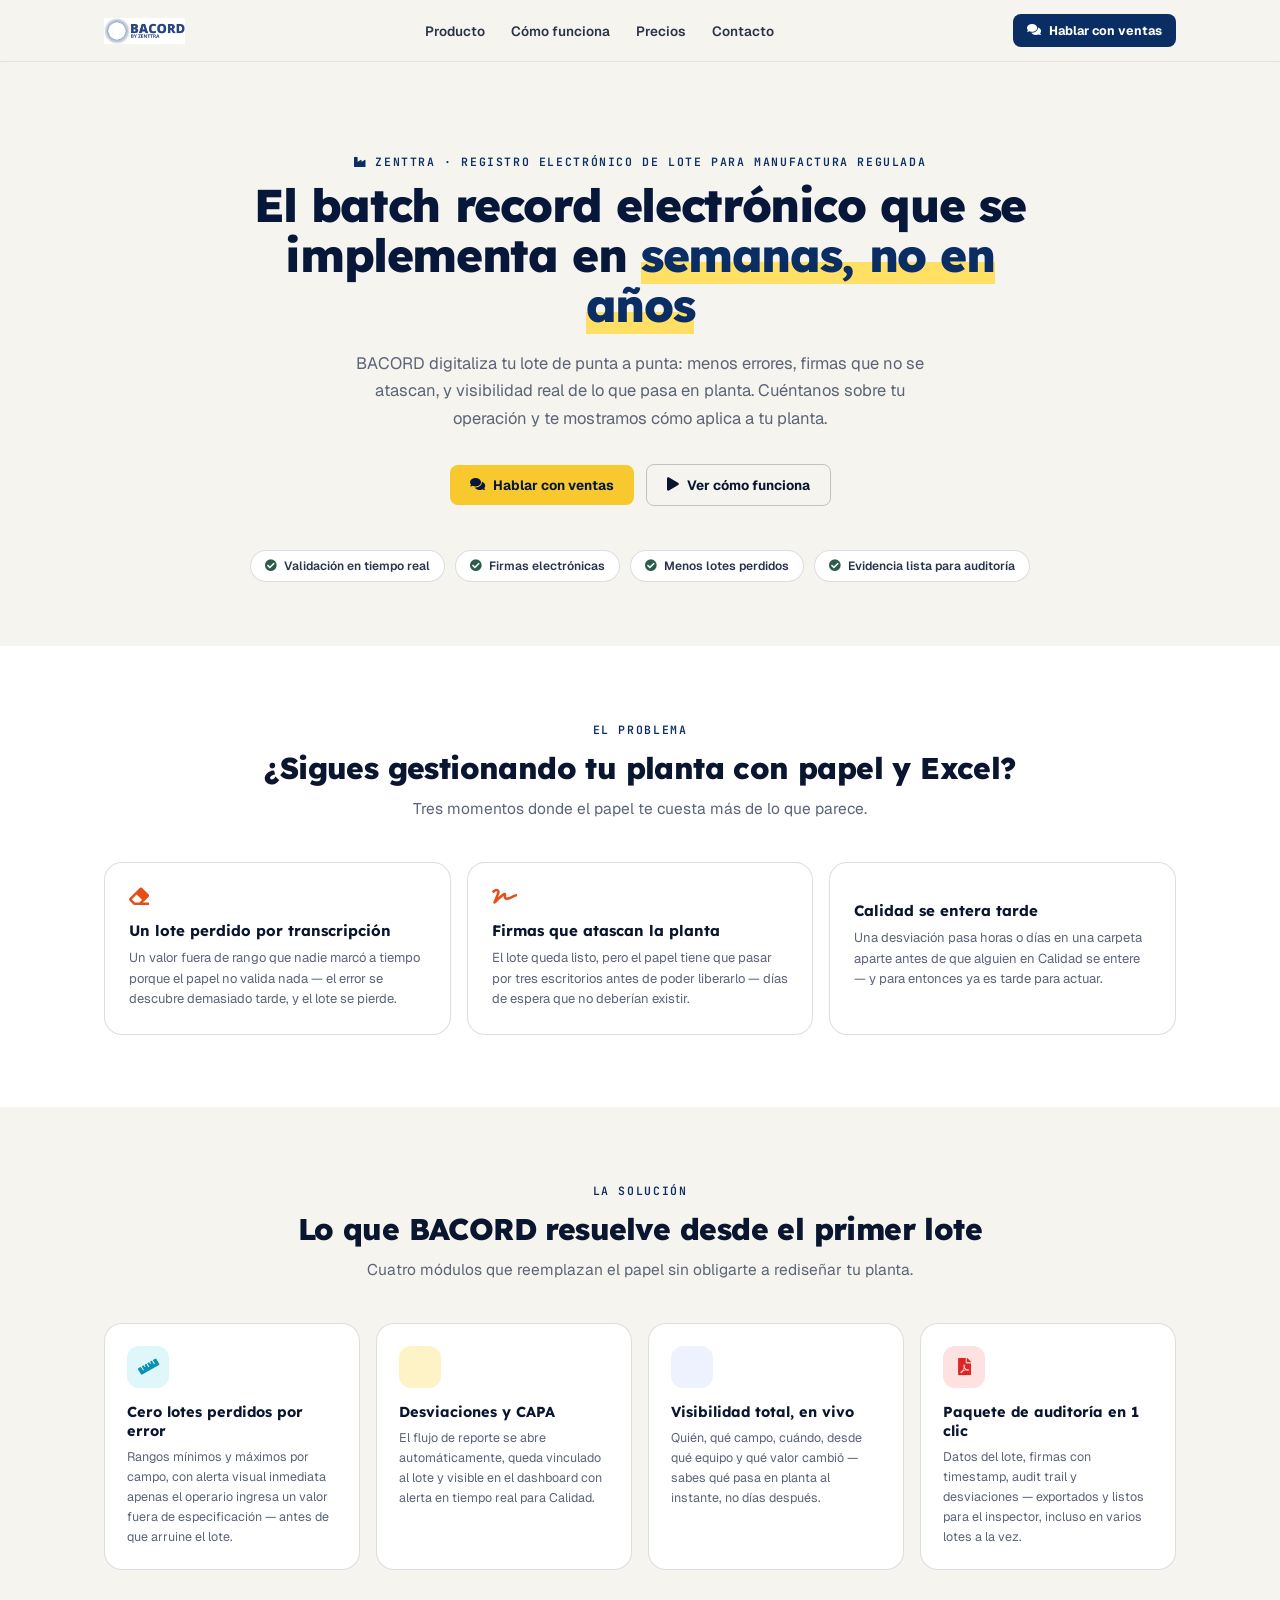
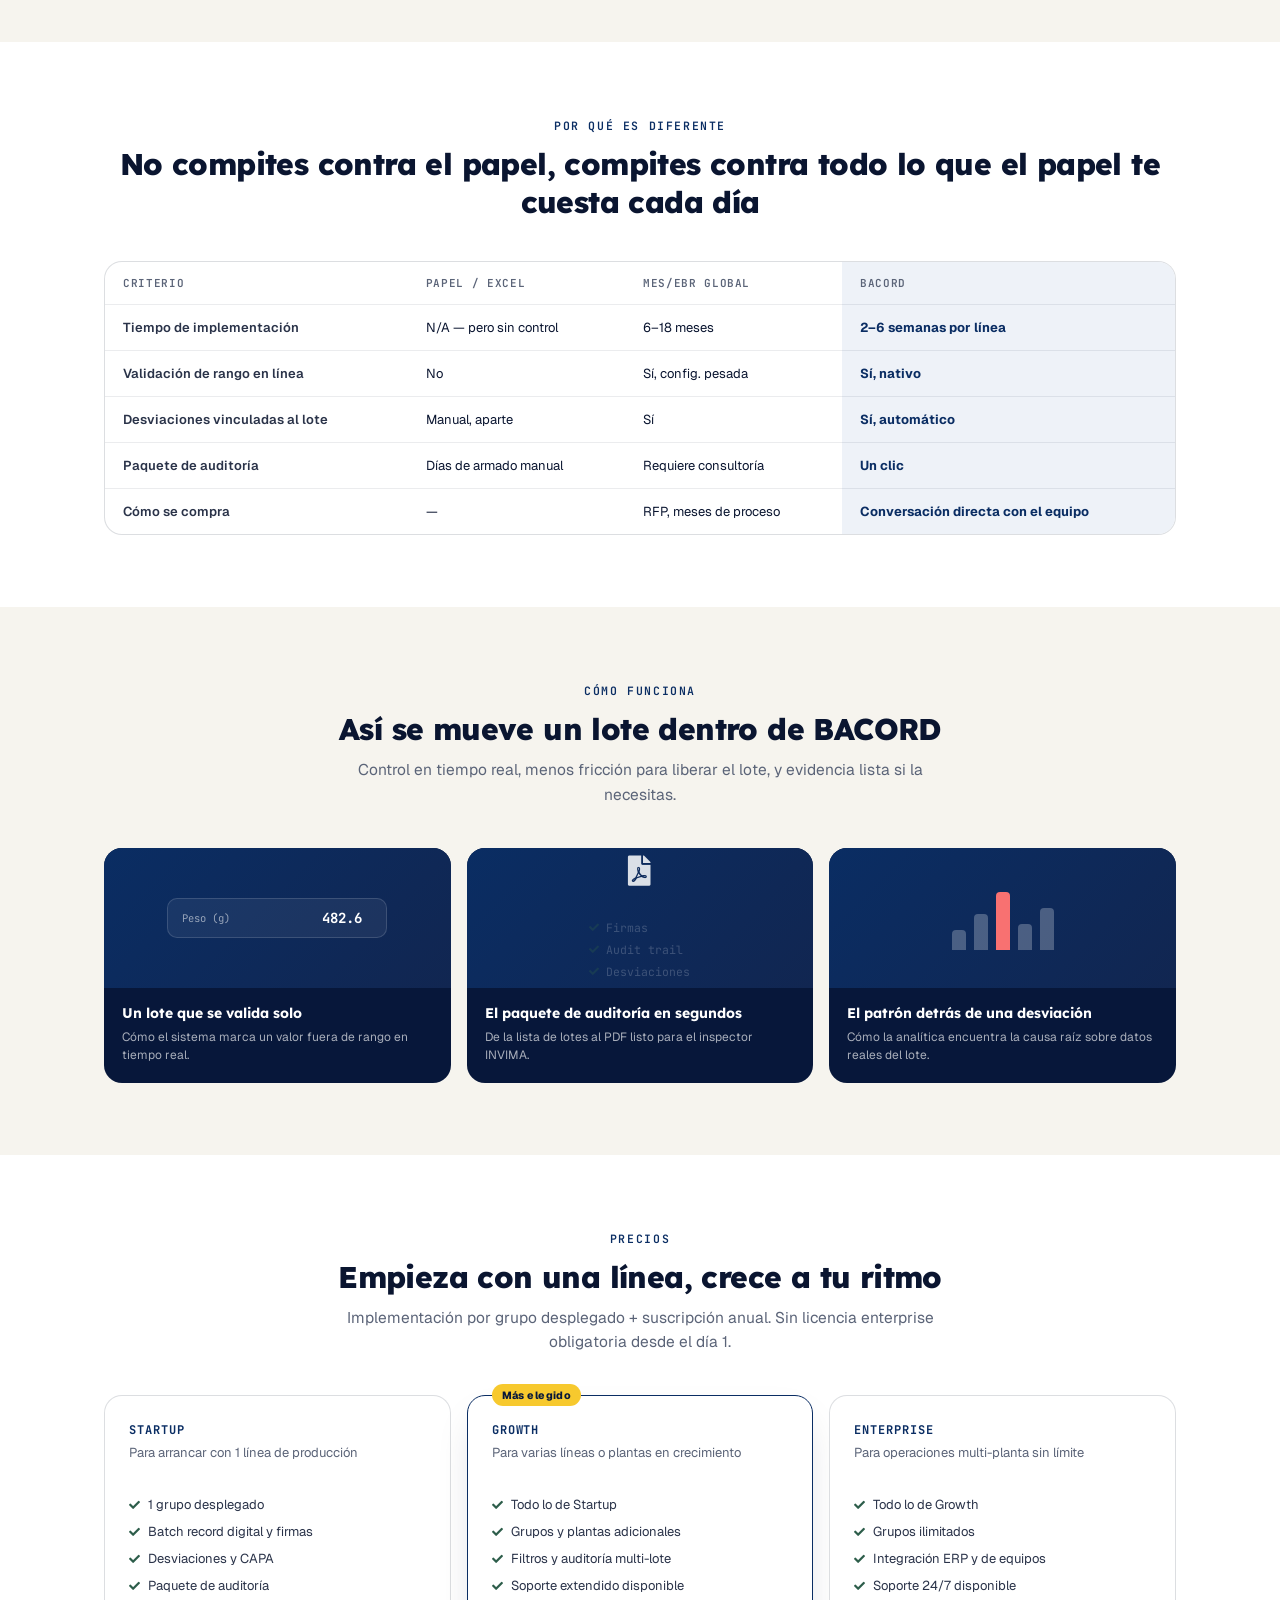
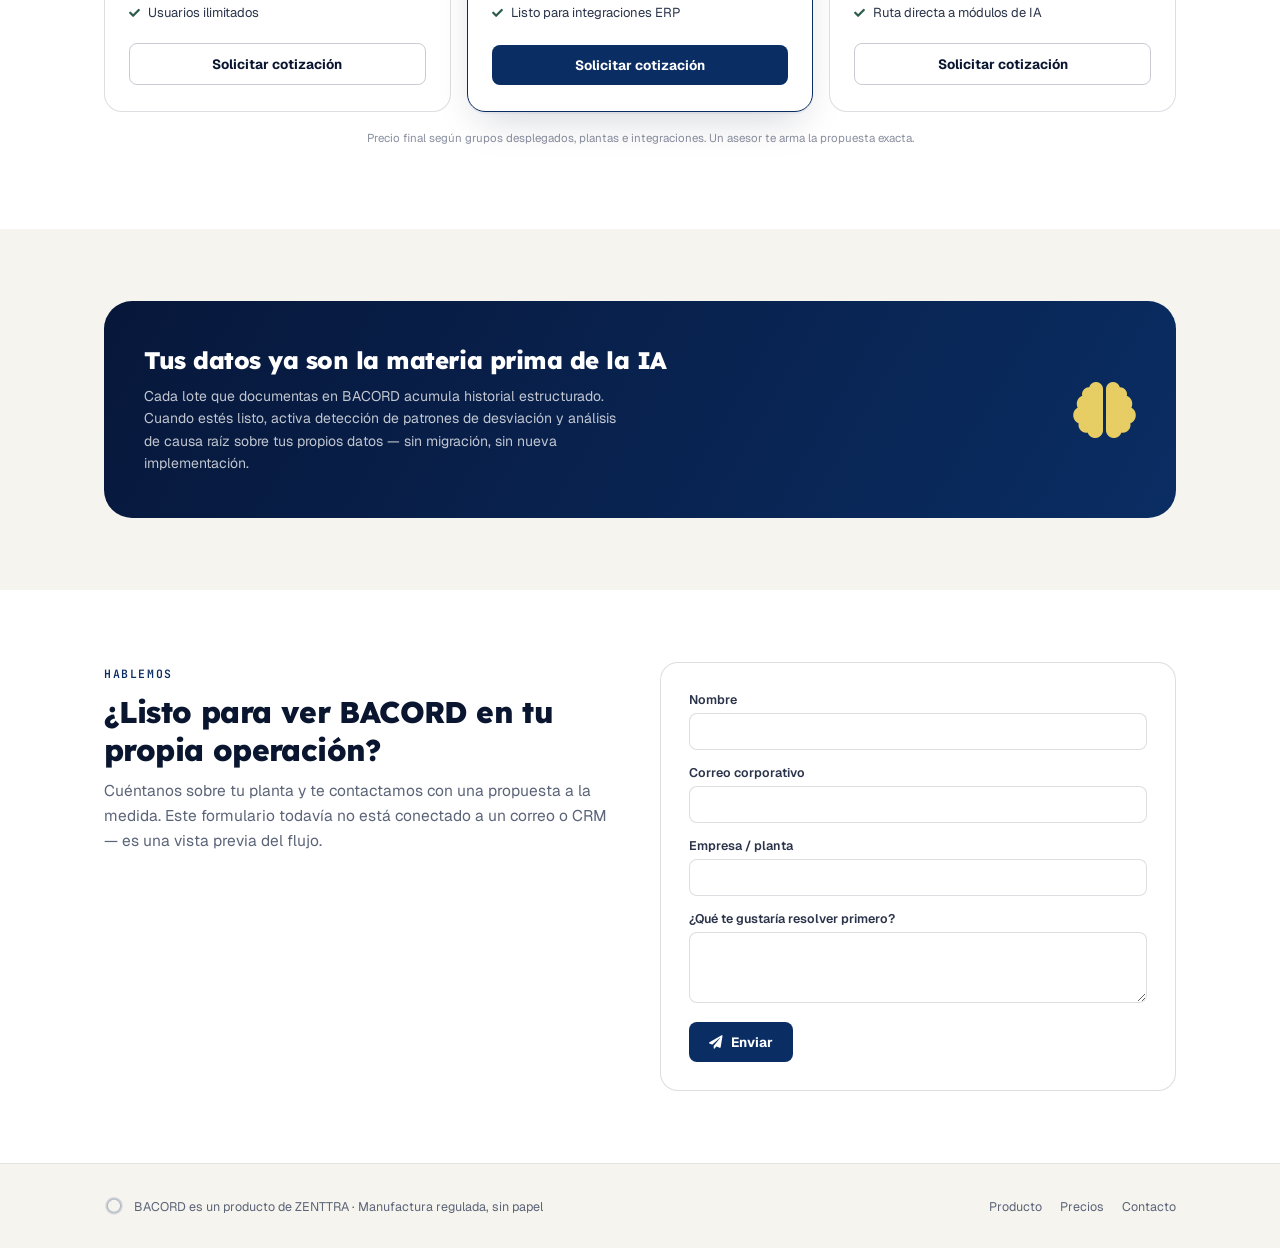
<file: landing/index.html>
<!doctype html>
<html lang="es">
<head>
  <meta charset="UTF-8" />
  <meta name="viewport" content="width=device-width, initial-scale=1.0" />
  <title>BACORD — Batch record electrónico para manufactura regulada</title>
  <meta name="description" content="BACORD digitaliza tu batch record de punta a punta: menos lotes perdidos, firmas sin cuellos de botella, y evidencia lista cuando la necesites. Descubre cómo aplica a tu planta." />
  <link rel="icon" type="image/png" href="[data-uri]" />
  <link rel="stylesheet" href="https://cdnjs.cloudflare.com/ajax/libs/font-awesome/5.15.4/css/all.min.css" />
  <style>
@import url('https://fonts.googleapis.com/css2?family=Geist:wght@400;500;600;700;800&family=JetBrains+Mono:wght@400;500;600;700&family=Lexend:wght@400;500;600;700;800&display=swap');

:root {
  --navy:     #0A2D63;
  --navy-700: #112651;
  --navy-900: #07173a;
  --navy-50:  #eef2f8;
  --paper:    #F6F4EE;
  --paper-2:  #EFECE2;
  --white:    #FFFFFF;
  --ink:      #0A1530;
  --ink-2:    #2A3349;
  --ink-3:    #5B6478;
  --ink-4:    #8A8F9F;
  --yellow:   #FFDF64;
  --yellow-2: #F7C92E;
  --orange-2: #E64E18;
  --forest:   #2D5D4A;
  --hair:        rgba(10,21,48,0.08);
  --hair-2:      rgba(10,21,48,0.14);
  --hair-strong: rgba(10,21,48,0.22);
  --r-sm: 8px; --r-lg: 18px; --r-xl: 28px;
  --sh-3: 0 2px 0 rgba(10,21,48,0.04), 0 18px 40px -12px rgba(10,21,48,0.18);
  --f-sans: "Geist", "Inter", -apple-system, BlinkMacSystemFont, "Segoe UI", sans-serif;
  --f-mono: "JetBrains Mono", ui-monospace, "SF Mono", Menlo, monospace;
  --f-display: "Lexend", "Geist", sans-serif;
}

*, *::before, *::after { box-sizing: border-box; }
html { scroll-behavior: smooth; }
body {
  margin: 0; padding: 0; background: var(--paper); color: var(--ink);
  font-family: var(--f-sans); -webkit-font-smoothing: antialiased;
}
a { text-decoration: none; color: inherit; }
img { max-width: 100%; display: block; }
button { font-family: inherit; }
input, textarea { font-family: inherit; }

.container { max-width: 1120px; margin: 0 auto; padding: 0 24px; }
.section { padding: 72px 0; }
.section-alt { background: var(--white); }
.eyebrow {
  font-family: var(--f-mono); font-size: 11.5px; font-weight: 600; letter-spacing: .14em;
  text-transform: uppercase; color: var(--navy); margin-bottom: 12px;
  display: inline-flex; align-items: center; gap: 8px;
}
.h2 { font-family: var(--f-display); font-size: 30px; font-weight: 800; letter-spacing: -.02em; color: var(--ink); margin: 0 0 10px; }
.lead { font-size: 15.5px; color: var(--ink-3); max-width: 640px; line-height: 1.6; margin: 0; }
.head { margin-bottom: 40px; }
.head.center { text-align: center; margin-left: auto; margin-right: auto; }
.head.center .lead { margin-left: auto; margin-right: auto; }

/* ── nav ── */
.nav {
  position: sticky; top: 0; z-index: 40; background: rgba(246,244,238,.92); backdrop-filter: blur(8px);
  border-bottom: 1px solid var(--hair);
}
.nav-inner { max-width: 1120px; margin: 0 auto; padding: 14px 24px; display: flex; align-items: center; justify-content: space-between; gap: 20px; }
.nav-brand img { height: 26px; }
.nav-links { display: flex; align-items: center; gap: 26px; }
.nav-links a { font-size: 13.5px; font-weight: 600; color: var(--ink-2); }
.nav-links a:hover { color: var(--navy); }
@media (max-width: 760px) { .nav-links { display: none; } }

/* ── botones ── */
.btn {
  display: inline-flex; align-items: center; gap: 8px; padding: 11px 20px; border-radius: var(--r-sm);
  font-size: 13.5px; font-weight: 700; cursor: pointer; border: none; font-family: var(--f-sans);
  transition: transform .12s, opacity .12s; white-space: nowrap;
}
.btn:hover { opacity: .92; transform: translateY(-1px); }
.btn-primary { background: var(--navy); color: #fff; }
.btn-accent  { background: var(--yellow-2); color: var(--navy-900); }
.btn-ghost   { background: transparent; color: var(--ink); border: 1.5px solid var(--hair-strong); }
.btn-sm { padding: 8px 14px; font-size: 12.5px; }
.btn-block { justify-content: center; width: 100%; }

/* ── hero ── */
.hero { padding: 88px 0 64px; text-align: center; }
.hero-h1 {
  font-family: var(--f-display); font-size: 46px; font-weight: 800; letter-spacing: -.03em; line-height: 1.08;
  color: var(--navy-900); max-width: 820px; margin: 0 auto 20px;
}
.hero-h1 mark { color: var(--navy); background: linear-gradient(180deg, transparent 62%, var(--yellow) 62%); }
.hero-sub { font-size: 16.5px; color: var(--ink-3); max-width: 600px; margin: 0 auto 32px; line-height: 1.65; }
.hero-ctas { display: flex; align-items: center; justify-content: center; gap: 12px; flex-wrap: wrap; margin-bottom: 44px; }
.trust { display: flex; align-items: center; justify-content: center; gap: 10px; flex-wrap: wrap; list-style: none; padding: 0; margin: 0; }
.trust-pill {
  display: inline-flex; align-items: center; gap: 7px; font-size: 12px; font-weight: 600; color: var(--ink-2);
  background: var(--white); border: 1px solid var(--hair-2); border-radius: 100px; padding: 7px 14px;
}
.trust-pill i { color: var(--forest); }

/* ── grids ── */
.cards-3 { display: grid; grid-template-columns: repeat(3, 1fr); gap: 16px; }
.cards-4 { display: grid; grid-template-columns: repeat(4, 1fr); gap: 16px; }

/* ── problema ── */
.problem-card { background: var(--white); border: 1px solid var(--hair-2); border-radius: var(--r-lg); padding: 24px; }
.problem-card i { font-size: 20px; color: var(--orange-2); margin-bottom: 14px; display: block; }
.problem-card h3 { font-family: var(--f-display); font-size: 15px; font-weight: 700; margin: 0 0 8px; color: var(--ink); }
.problem-card p { font-size: 13px; color: var(--ink-3); line-height: 1.6; margin: 0; }

/* ── solución ── */
.sol-card { background: var(--white); border: 1px solid var(--hair-2); border-radius: var(--r-lg); padding: 22px; }
.sol-icon { width: 42px; height: 42px; border-radius: 12px; display: grid; place-items: center; font-size: 17px; margin-bottom: 14px; }
.sol-card h3 { font-family: var(--f-display); font-size: 14.5px; font-weight: 700; margin: 0 0 7px; color: var(--ink); }
.sol-card p { font-size: 12.5px; color: var(--ink-3); line-height: 1.6; margin: 0; }

/* ── comparación ── */
.compare-wrap { overflow-x: auto; border: 1px solid var(--hair-2); border-radius: var(--r-lg); background: var(--white); }
.compare { width: 100%; border-collapse: collapse; font-size: 13px; min-width: 640px; }
.compare th, .compare td { padding: 14px 18px; text-align: left; border-bottom: 1px solid var(--hair); }
.compare th { font-family: var(--f-mono); font-size: 11px; letter-spacing: .06em; text-transform: uppercase; color: var(--ink-3); font-weight: 600; }
.compare th.hl, .compare td.hl { background: var(--navy-50); }
.compare td.hl { font-weight: 700; color: var(--navy); }
.compare tr:last-child td { border-bottom: none; }
.compare td.criterio { font-weight: 600; color: var(--ink-2); }

/* ── producto en acción (mockups animados) ── */
.demo-card { background: var(--navy-900); border-radius: var(--r-lg); overflow: hidden; color: #fff; }
.demo-mock { height: 140px; background: linear-gradient(135deg, var(--navy) 0%, var(--navy-700) 100%); display: grid; place-items: center; position: relative; padding: 0 20px; }
.demo-body { padding: 16px 18px 18px; }
.demo-body h3 { font-family: var(--f-display); font-size: 14px; font-weight: 700; margin: 0 0 6px; }
.demo-body p { font-size: 12px; color: rgba(255,255,255,.65); line-height: 1.55; margin: 0; }

/* mock 1 — validación en tiempo real */
.mock-field {
  display: flex; align-items: center; gap: 10px; background: rgba(255,255,255,.06);
  border: 1.5px solid rgba(255,255,255,.14); border-radius: 10px; padding: 10px 14px; width: 100%;
  max-width: 220px; font-family: var(--f-mono);
}
.mock-field-label { font-size: 10.5px; color: rgba(255,255,255,.55); }
.mock-field-value { font-size: 14px; font-weight: 700; margin-left: auto; }
.mock-alert { color: #F87171; font-size: 13px; animation: mock-pulse 1.8s ease-in-out infinite; }
.demo-mock--validar .mock-field { animation: mock-field-alert 1.8s ease-in-out infinite; }

/* mock 2 — paquete de auditoría */
.demo-mock--auditoria { gap: 16px; }
.mock-doc { font-size: 30px; color: rgba(255,255,255,.85); flex-shrink: 0; }
.mock-checklist { list-style: none; margin: 0; padding: 0; display: flex; flex-direction: column; gap: 7px; font-size: 11.5px; color: rgba(255,255,255,.55); font-family: var(--f-mono); }
.mock-checklist li { display: flex; align-items: center; gap: 7px; opacity: .35; animation: mock-check 3s ease-in-out infinite; }
.mock-checklist li::before { content: '\f00c'; font-family: 'Font Awesome 5 Free'; font-weight: 900; color: var(--forest); font-size: 10px; }
.mock-checklist li:nth-child(2) { animation-delay: .5s; }
.mock-checklist li:nth-child(3) { animation-delay: 1s; }

/* mock 3 — patrón / causa raíz */
.mock-bars { display: flex; align-items: flex-end; gap: 8px; height: 64px; }
.mock-bars span { width: 14px; border-radius: 4px 4px 0 0; background: rgba(255,255,255,.25); animation: mock-bar 2.4s ease-in-out infinite; }
.mock-bars span:nth-child(1) { height: 30%; animation-delay: 0s; }
.mock-bars span:nth-child(2) { height: 55%; animation-delay: .15s; }
.mock-bars span:nth-child(3) { height: 90%; animation-delay: .3s; }
.mock-bars span:nth-child(4) { height: 40%; animation-delay: .45s; }
.mock-bars span:nth-child(5) { height: 65%; animation-delay: .6s; }
.mock-bar-hl { background: #F87171 !important; box-shadow: 0 0 0 rgba(248,113,113,.5); animation: mock-bar 2.4s ease-in-out infinite, mock-pulse-shadow 1.8s ease-in-out infinite !important; }

@keyframes mock-pulse { 0%, 100% { opacity: .4; transform: scale(1); } 50% { opacity: 1; transform: scale(1.25); } }
@keyframes mock-field-alert { 0%, 100% { border-color: rgba(255,255,255,.14); } 50% { border-color: rgba(248,113,113,.6); } }
@keyframes mock-check { 0%, 20% { opacity: .35; } 40%, 100% { opacity: 1; } }
@keyframes mock-bar { 0%, 100% { transform: scaleY(1); } 50% { transform: scaleY(1.12); } }
@keyframes mock-pulse-shadow { 0%, 100% { box-shadow: 0 0 0 0 rgba(248,113,113,.45); } 50% { box-shadow: 0 0 0 6px rgba(248,113,113,0); } }

@media (prefers-reduced-motion: reduce) {
  .mock-alert, .demo-mock--validar .mock-field, .mock-checklist li, .mock-bars span, .mock-bar-hl { animation: none !important; }
}

/* ── pricing ── */
.plan { background: var(--white); border: 1.5px solid var(--hair-2); border-radius: var(--r-lg); padding: 26px 24px; display: flex; flex-direction: column; position: relative; }
.plan.destacado { border-color: var(--navy); box-shadow: var(--sh-3); }
.plan-badge { position: absolute; top: -12px; left: 24px; background: var(--yellow-2); color: var(--navy-900); font-size: 10.5px; font-weight: 800; padding: 4px 10px; border-radius: 100px; letter-spacing: .04em; }
.plan-tier { font-family: var(--f-mono); font-size: 12px; font-weight: 700; letter-spacing: .08em; color: var(--navy); margin-bottom: 6px; }
.plan-resumen { font-size: 13px; color: var(--ink-3); margin-bottom: 18px; min-height: 34px; }
.plan-features { list-style: none; padding: 0; margin: 0 0 22px; display: flex; flex-direction: column; gap: 10px; flex: 1; }
.plan-features li { display: flex; align-items: flex-start; gap: 8px; font-size: 13px; color: var(--ink-2); }
.plan-features i { color: var(--forest); font-size: 11px; margin-top: 3px; flex-shrink: 0; }
.plan-note { font-size: 11.5px; color: var(--ink-4); text-align: center; margin-top: 18px; }

/* ── IA banner ── */
.ia-banner { background: linear-gradient(120deg, var(--navy-900) 0%, var(--navy) 100%); border-radius: var(--r-xl); padding: 44px 40px; color: #fff; display: flex; align-items: center; gap: 32px; justify-content: space-between; }
.ia-text h2 { font-family: var(--f-display); font-size: 24px; font-weight: 800; margin: 0 0 10px; letter-spacing: -.02em; }
.ia-text p { font-size: 14px; color: rgba(255,255,255,.75); max-width: 480px; line-height: 1.6; margin: 0; }
.ia-icon { font-size: 56px; color: var(--yellow); flex-shrink: 0; opacity: .9; }
@media (max-width: 720px) { .ia-banner { flex-direction: column; text-align: center; } .ia-text p { margin: 0 auto; } }

/* ── contacto ── */
.contact-grid { display: grid; grid-template-columns: 1fr 1fr; gap: 40px; align-items: start; }
.contact-form { background: var(--white); border: 1px solid var(--hair-2); border-radius: var(--r-lg); padding: 28px; }
.form-group { margin-bottom: 14px; }
.form-group label { display: block; font-size: 12.5px; font-weight: 600; color: var(--ink-2); margin-bottom: 5px; }
.form-control {
  width: 100%; padding: 9px 11px; background: var(--white); border: 1.5px solid var(--hair-2);
  border-radius: var(--r-sm); font-size: 13px; color: var(--ink); font-family: var(--f-sans); outline: none;
  transition: border-color 120ms;
}
.form-control:focus { border-color: var(--navy); }
.thanks { text-align: center; padding: 30px 10px; }
.thanks i { font-size: 30px; color: var(--forest); margin-bottom: 12px; display: block; }
.thanks h3 { font-family: var(--f-display); font-size: 16px; margin: 0 0 6px; }
.thanks p { font-size: 13px; color: var(--ink-3); margin: 0; }
.hidden { display: none !important; }

/* ── footer ── */
.footer { border-top: 1px solid var(--hair); padding: 32px 0; }
.footer-inner { display: flex; align-items: center; justify-content: space-between; flex-wrap: wrap; gap: 12px; }
.footer-brand { display: flex; align-items: center; gap: 10px; font-size: 12.5px; color: var(--ink-3); }
.footer-brand img { height: 20px; opacity: .8; }
.footer-links { display: flex; gap: 18px; font-size: 12.5px; color: var(--ink-3); }

@media (max-width: 900px) {
  .cards-4 { grid-template-columns: 1fr 1fr; }
  .contact-grid { grid-template-columns: 1fr; }
}
@media (max-width: 680px) {
  .hero-h1 { font-size: 32px; }
  .cards-3, .cards-4 { grid-template-columns: 1fr; }
  .section { padding: 48px 0; }
}

  </style>
</head>
<body>

  <!-- ── Nav ── -->
  <header class="nav">
    <div class="nav-inner">
      <a href="#top" class="nav-brand"><img src="[data-uri]" alt="BACORD" /></a>
      <nav class="nav-links">
        <a href="#producto">Producto</a>
        <a href="#como-funciona">Cómo funciona</a>
        <a href="#precios">Precios</a>
        <a href="#contacto">Contacto</a>
      </nav>
      <a href="#contacto" class="btn btn-primary btn-sm">
        <i class="fa fa-comments" aria-hidden="true"></i> Hablar con ventas
      </a>
    </div>
  </header>

  <!-- ── Hero ── -->
  <section class="hero container" id="top">
    <div class="eyebrow">
      <i class="fa fa-industry" aria-hidden="true"></i> ZENTTRA · Registro electrónico de lote para manufactura regulada
    </div>
    <h1 class="hero-h1">
      El batch record electrónico que se implementa en <mark>semanas, no en años</mark>
    </h1>
    <p class="hero-sub">
      BACORD digitaliza tu lote de punta a punta: menos errores, firmas que no se atascan, y visibilidad real de lo que pasa en planta.
      Cuéntanos sobre tu operación y te mostramos cómo aplica a tu planta.
    </p>
    <div class="hero-ctas">
      <a href="#contacto" class="btn btn-accent">
        <i class="fa fa-comments" aria-hidden="true"></i> Hablar con ventas
      </a>
      <a href="#como-funciona" class="btn btn-ghost">
        <i class="fa fa-play" aria-hidden="true"></i> Ver cómo funciona
      </a>
    </div>
    <ul class="trust">
      <li class="trust-pill"><i class="fa fa-check-circle" aria-hidden="true"></i> Validación en tiempo real</li>
      <li class="trust-pill"><i class="fa fa-check-circle" aria-hidden="true"></i> Firmas electrónicas</li>
      <li class="trust-pill"><i class="fa fa-check-circle" aria-hidden="true"></i> Menos lotes perdidos</li>
      <li class="trust-pill"><i class="fa fa-check-circle" aria-hidden="true"></i> Evidencia lista para auditoría</li>
    </ul>
  </section>

  <!-- ── Problema ── -->
  <section class="section section-alt">
    <div class="container">
      <div class="head center">
        <div class="eyebrow">El problema</div>
        <h2 class="h2">¿Sigues gestionando tu planta con papel y Excel?</h2>
        <p class="lead">Tres momentos donde el papel te cuesta más de lo que parece.</p>
      </div>
      <div class="cards-3">
        <div class="problem-card">
          <i class="fa fa-eraser" aria-hidden="true"></i>
          <h3>Un lote perdido por transcripción</h3>
          <p>Un valor fuera de rango que nadie marcó a tiempo porque el papel no valida nada — el error se descubre demasiado tarde, y el lote se pierde.</p>
        </div>
        <div class="problem-card">
          <i class="fa fa-signature" aria-hidden="true"></i>
          <h3>Firmas que atascan la planta</h3>
          <p>El lote queda listo, pero el papel tiene que pasar por tres escritorios antes de poder liberarlo — días de espera que no deberían existir.</p>
        </div>
        <div class="problem-card">
          <i class="fa fa-magnifying-glass" aria-hidden="true"></i>
          <h3>Calidad se entera tarde</h3>
          <p>Una desviación pasa horas o días en una carpeta aparte antes de que alguien en Calidad se entere — y para entonces ya es tarde para actuar.</p>
        </div>
      </div>
    </div>
  </section>

  <!-- ── Producto / Solución ── -->
  <section class="section" id="producto">
    <div class="container">
      <div class="head center">
        <div class="eyebrow">La solución</div>
        <h2 class="h2">Lo que BACORD resuelve desde el primer lote</h2>
        <p class="lead">Cuatro módulos que reemplazan el papel sin obligarte a rediseñar tu planta.</p>
      </div>
      <div class="cards-4">
        <div class="sol-card">
          <div class="sol-icon" style="background:#E0F7FA;color:#0891B2"><i class="fa fa-ruler" aria-hidden="true"></i></div>
          <h3>Cero lotes perdidos por error</h3>
          <p>Rangos mínimos y máximos por campo, con alerta visual inmediata apenas el operario ingresa un valor fuera de especificación — antes de que arruine el lote.</p>
        </div>
        <div class="sol-card">
          <div class="sol-icon" style="background:#FEF3C7;color:#D97706"><i class="fa fa-triangle-exclamation" aria-hidden="true"></i></div>
          <h3>Desviaciones y CAPA</h3>
          <p>El flujo de reporte se abre automáticamente, queda vinculado al lote y visible en el dashboard con alerta en tiempo real para Calidad.</p>
        </div>
        <div class="sol-card">
          <div class="sol-icon" style="background:#EEF2FF;color:#1D4ED8"><i class="fa fa-clock-rotate-left" aria-hidden="true"></i></div>
          <h3>Visibilidad total, en vivo</h3>
          <p>Quién, qué campo, cuándo, desde qué equipo y qué valor cambió — sabes qué pasa en planta al instante, no días después.</p>
        </div>
        <div class="sol-card">
          <div class="sol-icon" style="background:#FEE2E2;color:#DC2626"><i class="fa fa-file-pdf" aria-hidden="true"></i></div>
          <h3>Paquete de auditoría en 1 clic</h3>
          <p>Datos del lote, firmas con timestamp, audit trail y desviaciones — exportados y listos para el inspector, incluso en varios lotes a la vez.</p>
        </div>
      </div>
    </div>
  </section>

  <!-- ── Comparación ── -->
  <section class="section section-alt">
    <div class="container">
      <div class="head center">
        <div class="eyebrow">Por qué es diferente</div>
        <h2 class="h2">No compites contra el papel, compites contra todo lo que el papel te cuesta cada día</h2>
      </div>
      <div class="compare-wrap">
        <table class="compare">
          <thead>
            <tr>
              <th>Criterio</th>
              <th>Papel / Excel</th>
              <th>MES/EBR global</th>
              <th class="hl">BACORD</th>
            </tr>
          </thead>
          <tbody>
            <tr>
              <td class="criterio">Tiempo de implementación</td>
              <td>N/A — pero sin control</td>
              <td>6–18 meses</td>
              <td class="hl">2–6 semanas por línea</td>
            </tr>
            <tr>
              <td class="criterio">Validación de rango en línea</td>
              <td>No</td>
              <td>Sí, config. pesada</td>
              <td class="hl">Sí, nativo</td>
            </tr>
            <tr>
              <td class="criterio">Desviaciones vinculadas al lote</td>
              <td>Manual, aparte</td>
              <td>Sí</td>
              <td class="hl">Sí, automático</td>
            </tr>
            <tr>
              <td class="criterio">Paquete de auditoría</td>
              <td>Días de armado manual</td>
              <td>Requiere consultoría</td>
              <td class="hl">Un clic</td>
            </tr>
            <tr>
              <td class="criterio">Cómo se compra</td>
              <td>—</td>
              <td>RFP, meses de proceso</td>
              <td class="hl">Conversación directa con el equipo</td>
            </tr>
          </tbody>
        </table>
      </div>
    </div>
  </section>

  <!-- ── Producto en acción ── -->
  <section class="section" id="como-funciona">
    <div class="container">
      <div class="head center">
        <div class="eyebrow">Cómo funciona</div>
        <h2 class="h2">Así se mueve un lote dentro de BACORD</h2>
        <p class="lead">Control en tiempo real, menos fricción para liberar el lote, y evidencia lista si la necesitas.</p>
      </div>
      <div class="cards-3">
        <div class="demo-card">
          <div class="demo-mock demo-mock--validar" aria-hidden="true">
            <div class="mock-field">
              <span class="mock-field-label">Peso (g)</span>
              <span class="mock-field-value">482.6</span>
              <i class="fa fa-triangle-exclamation mock-alert"></i>
            </div>
          </div>
          <div class="demo-body">
            <h3>Un lote que se valida solo</h3>
            <p>Cómo el sistema marca un valor fuera de rango en tiempo real.</p>
          </div>
        </div>
        <div class="demo-card">
          <div class="demo-mock demo-mock--auditoria" aria-hidden="true">
            <i class="fa fa-file-pdf mock-doc"></i>
            <ul class="mock-checklist">
              <li>Firmas</li>
              <li>Audit trail</li>
              <li>Desviaciones</li>
            </ul>
          </div>
          <div class="demo-body">
            <h3>El paquete de auditoría en segundos</h3>
            <p>De la lista de lotes al PDF listo para el inspector INVIMA.</p>
          </div>
        </div>
        <div class="demo-card">
          <div class="demo-mock demo-mock--patron" aria-hidden="true">
            <div class="mock-bars">
              <span></span><span></span><span class="mock-bar-hl"></span><span></span><span></span>
            </div>
          </div>
          <div class="demo-body">
            <h3>El patrón detrás de una desviación</h3>
            <p>Cómo la analítica encuentra la causa raíz sobre datos reales del lote.</p>
          </div>
        </div>
      </div>
    </div>
  </section>

  <!-- ── Pricing ── -->
  <section class="section section-alt" id="precios">
    <div class="container">
      <div class="head center">
        <div class="eyebrow">Precios</div>
        <h2 class="h2">Empieza con una línea, crece a tu ritmo</h2>
        <p class="lead">Implementación por grupo desplegado + suscripción anual. Sin licencia enterprise obligatoria desde el día 1.</p>
      </div>
      <div class="cards-3">
        <div class="plan">
          <div class="plan-tier">STARTUP</div>
          <div class="plan-resumen">Para arrancar con 1 línea de producción</div>
          <ul class="plan-features">
            <li><i class="fa fa-check" aria-hidden="true"></i> 1 grupo desplegado</li>
            <li><i class="fa fa-check" aria-hidden="true"></i> Batch record digital y firmas</li>
            <li><i class="fa fa-check" aria-hidden="true"></i> Desviaciones y CAPA</li>
            <li><i class="fa fa-check" aria-hidden="true"></i> Paquete de auditoría</li>
            <li><i class="fa fa-check" aria-hidden="true"></i> Usuarios ilimitados</li>
          </ul>
          <a href="#contacto" class="btn btn-ghost btn-block">Solicitar cotización</a>
        </div>
        <div class="plan destacado">
          <span class="plan-badge">Más elegido</span>
          <div class="plan-tier">GROWTH</div>
          <div class="plan-resumen">Para varias líneas o plantas en crecimiento</div>
          <ul class="plan-features">
            <li><i class="fa fa-check" aria-hidden="true"></i> Todo lo de Startup</li>
            <li><i class="fa fa-check" aria-hidden="true"></i> Grupos y plantas adicionales</li>
            <li><i class="fa fa-check" aria-hidden="true"></i> Filtros y auditoría multi-lote</li>
            <li><i class="fa fa-check" aria-hidden="true"></i> Soporte extendido disponible</li>
            <li><i class="fa fa-check" aria-hidden="true"></i> Listo para integraciones ERP</li>
          </ul>
          <a href="#contacto" class="btn btn-primary btn-block">Solicitar cotización</a>
        </div>
        <div class="plan">
          <div class="plan-tier">ENTERPRISE</div>
          <div class="plan-resumen">Para operaciones multi-planta sin límite</div>
          <ul class="plan-features">
            <li><i class="fa fa-check" aria-hidden="true"></i> Todo lo de Growth</li>
            <li><i class="fa fa-check" aria-hidden="true"></i> Grupos ilimitados</li>
            <li><i class="fa fa-check" aria-hidden="true"></i> Integración ERP y de equipos</li>
            <li><i class="fa fa-check" aria-hidden="true"></i> Soporte 24/7 disponible</li>
            <li><i class="fa fa-check" aria-hidden="true"></i> Ruta directa a módulos de IA</li>
          </ul>
          <a href="#contacto" class="btn btn-ghost btn-block">Solicitar cotización</a>
        </div>
      </div>
      <p class="plan-note">Precio final según grupos desplegados, plantas e integraciones. Un asesor te arma la propuesta exacta.</p>
    </div>
  </section>

  <!-- ── IA roadmap ── -->
  <section class="section">
    <div class="container">
      <div class="ia-banner">
        <div class="ia-text">
          <h2>Tus datos ya son la materia prima de la IA</h2>
          <p>
            Cada lote que documentas en BACORD acumula historial estructurado. Cuando estés listo,
            activa detección de patrones de desviación y análisis de causa raíz sobre tus propios datos —
            sin migración, sin nueva implementación.
          </p>
        </div>
        <i class="fa fa-brain ia-icon" aria-hidden="true"></i>
      </div>
    </div>
  </section>

  <!-- ── Contacto ── -->
  <section class="section section-alt" id="contacto">
    <div class="container">
      <div class="contact-grid">
        <div>
          <div class="eyebrow">Hablemos</div>
          <h2 class="h2">¿Listo para ver BACORD en tu propia operación?</h2>
          <p class="lead" style="margin-bottom:24px">
            Cuéntanos sobre tu planta y te contactamos con una propuesta a la medida. Este formulario todavía
            no está conectado a un correo o CRM — es una vista previa del flujo.
          </p>
        </div>

        <div class="contact-form">
          <form id="contact-form">
            <div class="form-group">
              <label for="lp-nombre">Nombre</label>
              <input id="lp-nombre" class="form-control" required />
            </div>
            <div class="form-group">
              <label for="lp-correo">Correo corporativo</label>
              <input id="lp-correo" type="email" class="form-control" required />
            </div>
            <div class="form-group">
              <label for="lp-empresa">Empresa / planta</label>
              <input id="lp-empresa" class="form-control" />
            </div>
            <div class="form-group">
              <label for="lp-mensaje">¿Qué te gustaría resolver primero?</label>
              <textarea id="lp-mensaje" class="form-control" rows="3"></textarea>
            </div>
            <button type="submit" class="btn btn-primary">
              <i class="fa fa-paper-plane" aria-hidden="true"></i> Enviar
            </button>
          </form>
          <div id="contact-thanks" class="thanks hidden">
            <i class="fa fa-circle-check" aria-hidden="true"></i>
            <h3 id="contact-thanks-title">¡Gracias!</h3>
            <p>Recibimos tu mensaje. Un asesor comercial te va a contactar pronto.</p>
          </div>
        </div>
      </div>
    </div>
  </section>

  <!-- ── Footer ── -->
  <footer class="footer">
    <div class="container footer-inner">
      <div class="footer-brand">
        <img src="[data-uri]" alt="ZENTTRA" />
        <span>BACORD es un producto de ZENTTRA · Manufactura regulada, sin papel</span>
      </div>
      <div class="footer-links">
        <a href="#producto">Producto</a>
        <a href="#precios">Precios</a>
        <a href="#contacto">Contacto</a>
      </div>
    </div>
  </footer>

  <script>
document.getElementById('contact-form')?.addEventListener('submit', function (e) {
  e.preventDefault()
  const nombre = document.getElementById('lp-nombre').value.trim()
  const primerNombre = nombre.split(' ')[0] || ''
  document.getElementById('contact-thanks-title').textContent = primerNombre
    ? `¡Gracias, ${primerNombre}!`
    : '¡Gracias!'
  this.classList.add('hidden')
  document.getElementById('contact-thanks').classList.remove('hidden')
})

  </script>
</body>
</html>
</file>
